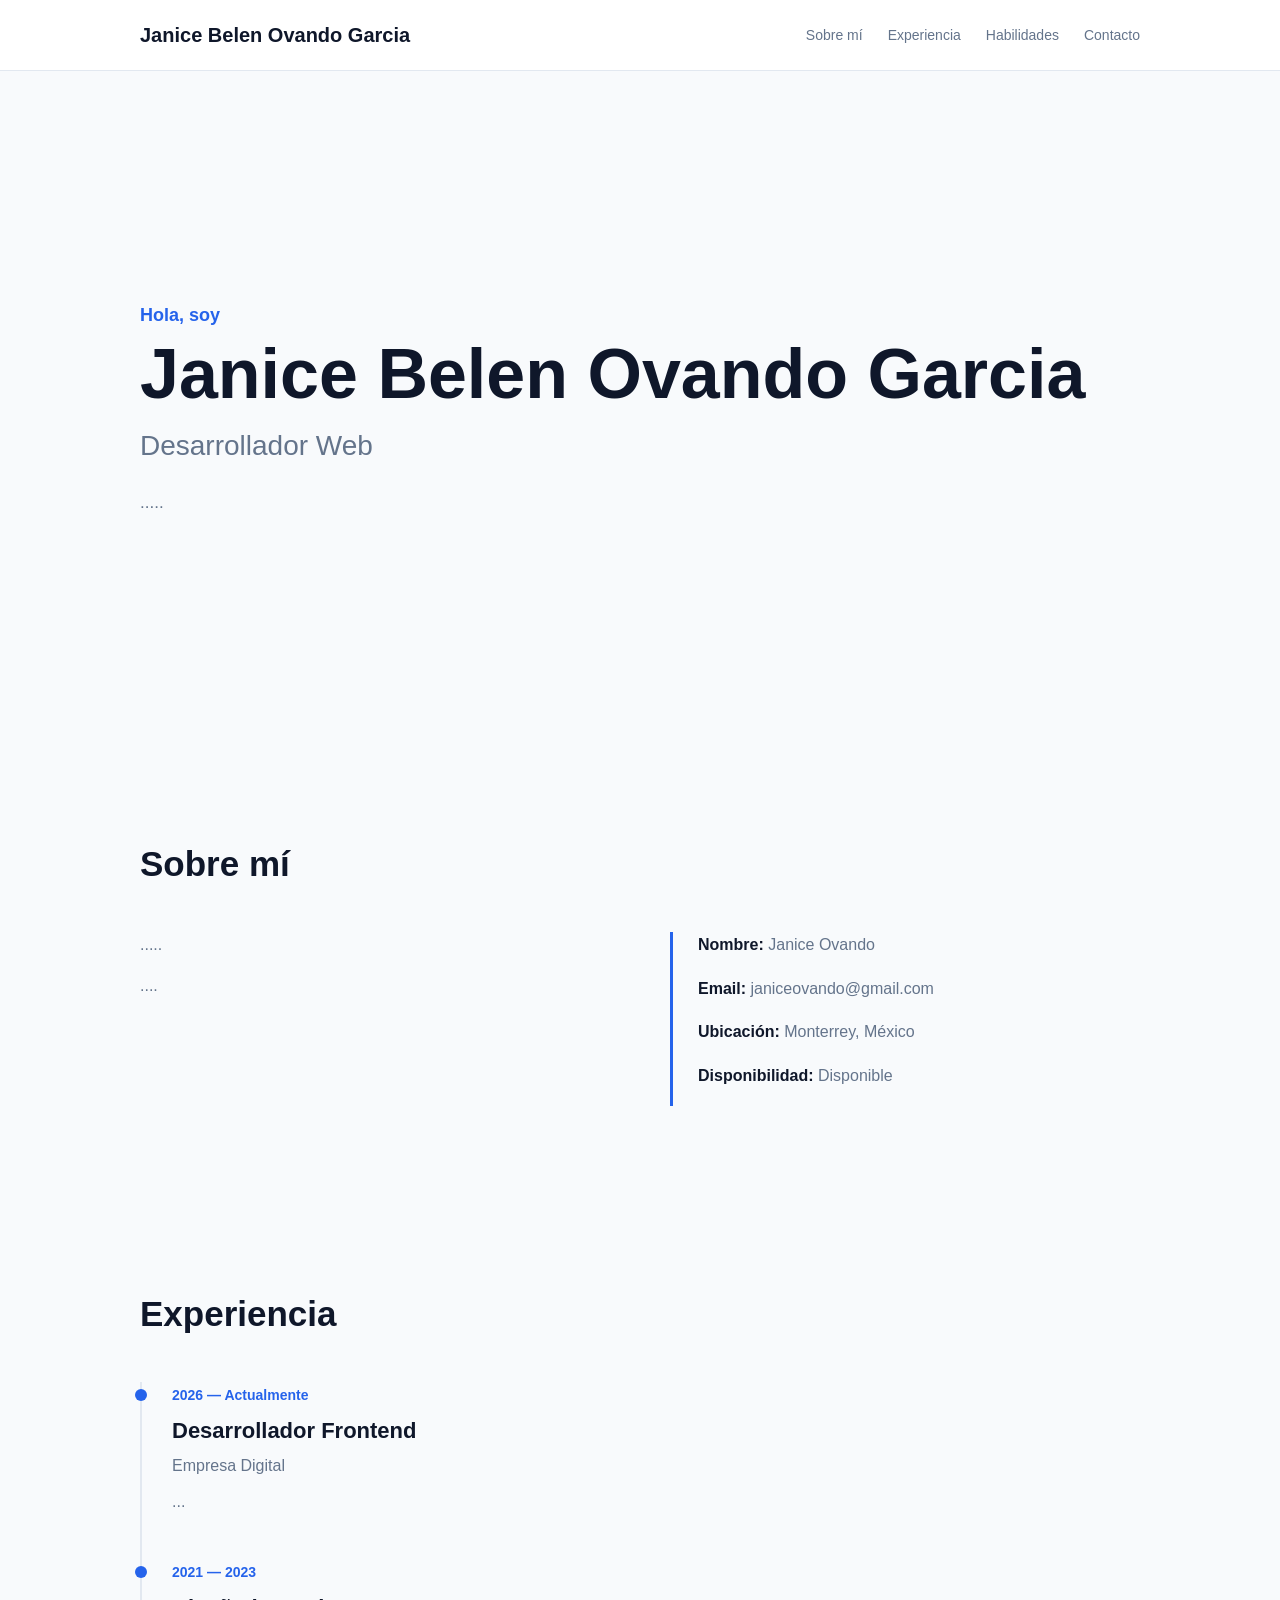
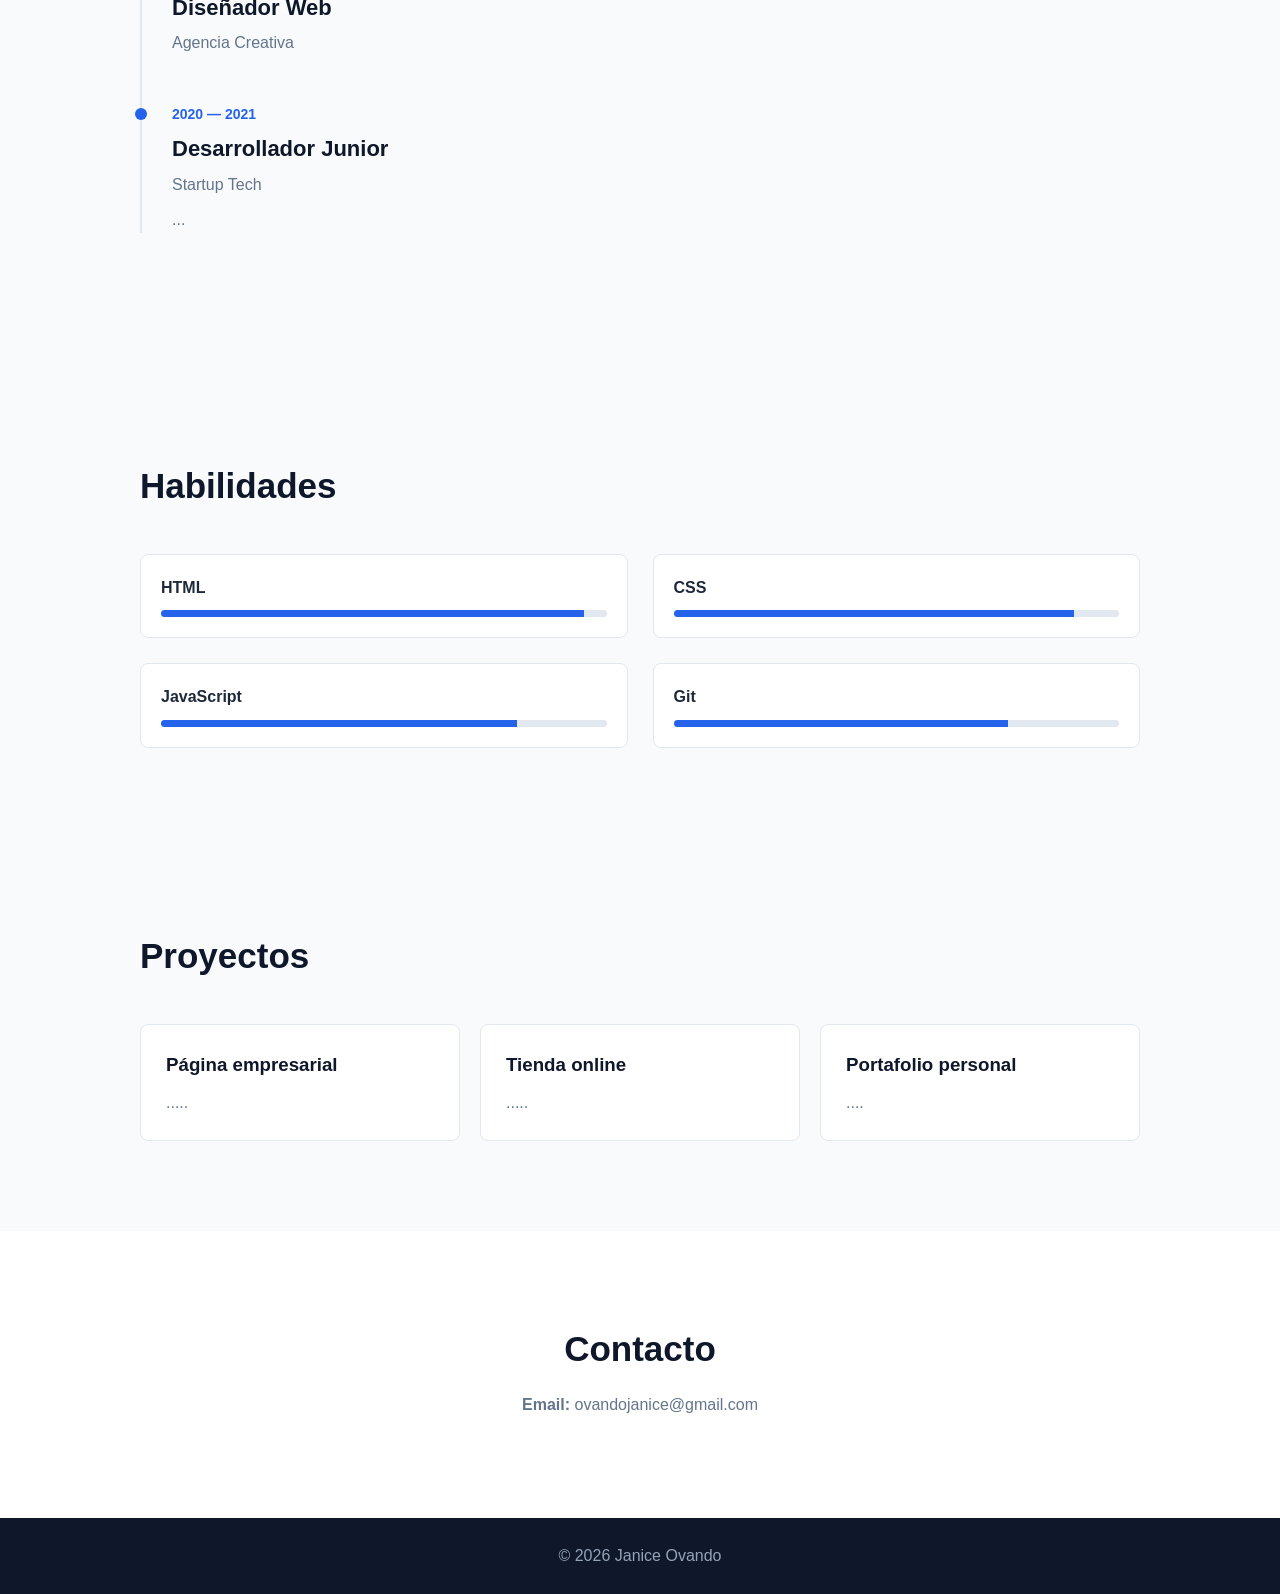
<file: mkdir cv/index.html>
<!DOCTYPE html>
<html lang="es">

<head>
  <meta charset="UTF-8">
  <meta name="viewport" content="width=device-width, initial-scale=1.0">

  <title>Mi Currículum</title>
  <link rel="stylesheet" href="style.css">
</head>

<body>
  <header>
    <div class="container header-content">

      <div class="logo">
       Janice Belen Ovando Garcia
      </div>

      <nav>
        <a href="#sobre-mi">Sobre mí</a>
        <a href="#experiencia">Experiencia</a>
        <a href="#habilidades">Habilidades</a>
        <a href="#contacto">Contacto</a>
      </nav>

    </div>
  </header>

  <section class="hero">
    <div class="container">
      <p class="hello">
        Hola, soy
      </p>

      <h1>
       Janice Belen Ovando Garcia
      </h1>

      <h2>
        Desarrollador Web
      </h2>

      <p class="description">
       .....
      </p>
    </div>
  </section>


  
  <section id="sobre-mi">
    <div class="container">
      <h2 class="section-title">
        Sobre mí
      </h2>

      <div class="about">

        <div>
          <p>
          .....
          </p>

          <p>
            ....
          </p>
        </div>

        <div class="info">

          <p>
            <strong>Nombre:</strong>
            Janice Ovando
          </p>
          <p>
            <strong>Email:</strong>
            janiceovando@gmail.com
          </p>
          <p>
            <strong>Ubicación:</strong>
            Monterrey, México
          </p>

          <p>
            <strong>Disponibilidad:</strong>
            Disponible
          </p>
        </div>
      </div>
    </div>
  </section>


  <section id="experiencia">
    <div class="container">
      <h2 class="section-title">
        Experiencia
      </h2>


      <div class="experience">
        <article class="job">
          <span class="date">
            2026 — Actualmente
          </span>

          <h3>
            Desarrollador Frontend
          </h3>

          <h4>
            Empresa Digital
          </h4>
          <p>
           ...
          </p>
        </article>


        <article class="job">
          <span class="date">
            2021 — 2023
          </span>
          <h3>
            Diseñador Web
          </h3>
          <h4>
            Agencia Creativa
          </h4>
          <p>
    
          </p>
        </article>


        <article class="job">
          <span class="date">
            2020 — 2021
          </span>
          <h3>
            Desarrollador Junior
          </h3>
          <h4>
            Startup Tech
          </h4>
          <p>
           ...
          </p>
        </article>
      </div>
    </div>
  </section>

  <section id="habilidades">
    <div class="container">
      <h2 class="section-title">
        Habilidades
      </h2>


      <div class="skills">

        <div class="skill">
          <div class="skill-name">
            HTML
          </div>

          <div class="bar">
            <span class="html"></span>
          </div>
        </div>


        <div class="skill">
          <div class="skill-name">
            CSS
          </div>

          <div class="bar">
            <span class="css"></span>
          </div>
        </div>


        <div class="skill">
          <div class="skill-name">
            JavaScript
          </div>

          <div class="bar">
            <span class="javascript"></span>
          </div>
        </div>


        <div class="skill">
          <div class="skill-name">
            Git
          </div>

          <div class="bar">
            <span class="git"></span>
          </div>
        </div>
      </div>
    </div>
  </section>


  <section id="proyectos">
    <div class="container"> 
      <h2 class="section-title">
        Proyectos
      </h2>


      <div class="projects">
        <article class="project">
          <h3>
            Página empresarial
          </h3>

          
          <p>
           .....
          </p>

        </article>


        <article class="project">
          <h3>
            Tienda online
          </h3>

          <p>
       .....
          </p>

        </article>


        <article class="project">
          <h3>
            Portafolio personal
          </h3>

          <p>
           ....
          </p>

        </article>
      </div>
    </div>
  </section>


  <section id="contacto" class="contact">
    <div class="container">
      <h2 class="section-title">
        Contacto
      </h2>

      <p>
        <strong>Email:</strong>
       ovandojanice@gmail.com
      </p>
    </div>

  </section>
  <footer>
    <p>
      © 2026 Janice Ovando
    </p>
  </footer>

</body>
</html>
</file>
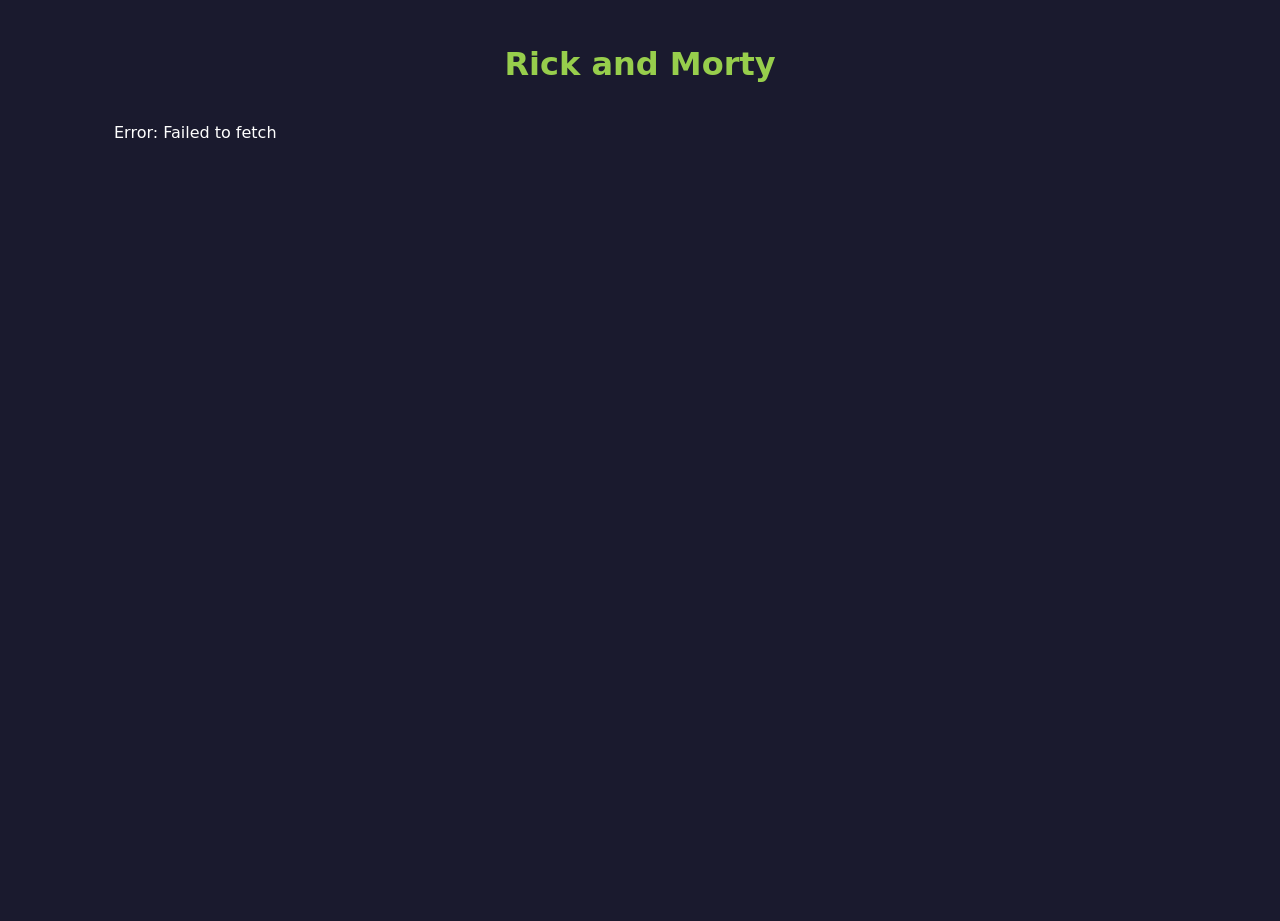
<file: mkdir practica_rickmorty/index.html>
<!DOCTYPE html>
<html lang="es">
<head>
  <meta charset="UTF-8" />
  <meta name="viewport" content="width=device-width, initial-scale=1.0" />
  <title>Rick and Morty</title>
  <link rel="stylesheet" href="style.css" />
</head>
<body>
  <h1>Rick and Morty</h1>
  <div id="grid" class="grid"></div>

  <script src="script.js"></script>
</body>
</html>
</file>
<file: mkdir cv/style.css>
* {
  margin: 0;
  padding: 0;
  box-sizing: border-box;
}

html {
  scroll-behavior: smooth;
}

body {
  font-family: Arial, sans-serif;
  background: #f8fafc;
  color: #1e293b;
  line-height: 1.6;
}

.container {
  width: 90%;
  max-width: 1000px;
  margin: auto;
}

header {
  background: white;
  border-bottom:
    1px solid #e2e8f0;

  position: sticky;
  top: 0;
  z-index: 10;
}

.header-content {
  min-height: 70px;
  display: flex;
  align-items: center;
  justify-content: space-between;
}

.logo {
  font-size: 20px;
  font-weight: bold;
  color: #0f172a;
}

nav {
  display: flex;
  gap: 25px;
}

nav a {
  color: #64748b;
  text-decoration: none;
  font-size: 14px;
}

nav a:hover {
  color: #2563eb;
}

.hero {
  min-height: 75vh;
  display: flex;
  align-items: center;
  background: white;
}

.hello {
  color: #2563eb;
  font-size: 18px;
  font-weight: bold;
  margin-bottom: 10px;
}

.hero h1 {
  font-size: 70px;
  line-height: 1;
  color: #0f172a;
  margin-bottom: 15px;
}

.hero h2 {
  font-size: 28px;
  color: #64748b;
  font-weight: normal;
  margin-bottom: 20px;
}

.description {
  max-width: 600px;
  color: #64748b;
  font-size: 17px;
}



section {
  padding: 90px 0;
}

section:nth-child(even) {
  background: #f8fafc;
}

.section-title {
  font-size: 35px;
  color: #0f172a;
  margin-bottom: 40px;
}


.about {
  display: grid;
  grid-template-columns:
    1fr 1fr;
  gap: 60px;
}

.about p {
  color: #64748b;
  margin-bottom: 15px;
}

.info {
  border-left:
    3px solid #2563eb;

  padding-left: 25px;
}

.info p {
  margin-bottom: 18px;
}

.info strong {
  color: #0f172a;
}


.experience {
  border-left:
    2px solid #e2e8f0;
  padding-left: 30px;
}

.job {
  margin-bottom: 45px;
  position: relative;
}

.job::before {
  content: "";
  width: 12px;
  height: 12px;
  background: #2563eb;
  border-radius: 50%;
  position: absolute;
  left: -37px;
  top: 7px;
}

.date {
  color: #2563eb;
  font-size: 14px;
  font-weight: bold;
}

.job h3 {
  font-size: 22px;
  color: #0f172a;
  margin: 5px 0;
}

.job h4 {
  color: #64748b;
  font-weight: normal;
  margin-bottom: 10px;
}

.job p {
  color: #64748b;
  max-width: 700px;
}

/*habilidades*/

.skills {
  display: grid;
  grid-template-columns:
    1fr 1fr;
  gap: 25px;
}

.skill {
  background: white;
  padding: 20px;

  border:
    1px solid #e2e8f0;
  border-radius: 8px;
}

.skill-name {
  font-weight: bold;
  margin-bottom: 10px;
}

.bar {
  height: 7px;
  background: #e2e8f0;
  border-radius: 10px; 
  overflow: hidden;
}

.bar span {
  display: block;
  height: 100%;
  background: #2563eb;
}

.html {
  width: 95%;
}

.css {
  width: 90%;
}

.javascript {
  width: 80%;
}

.git {
  width: 75%;
}

.projects {
  display: grid;
  grid-template-columns:
    repeat(3, 1fr);
  gap: 20px;
}

.project {
  background: white;
  padding: 25px;
  border:
    1px solid #e2e8f0;
  border-radius: 8px;
  transition: .3s;
}

.project:hover {
  transform: translateY(-5px);
  border-color: #2563eb;
}

.project h3 {
  color: #0f172a;
  margin-bottom: 10px;
}

.project p {
  color: #64748b;
}

.contact {
  text-align: center;
  background: white !important;
}
.contact .section-title {
  margin-bottom: 15px;
}
.contact p {
  color: #64748b;
  margin-bottom: 10px;
}
footer {
  padding: 25px;
  text-align: center;
  background: #0f172a;
  color: #94a3b8;
}
@media (max-width: 700px) {
  .header-content {
    flex-direction: column;
    gap: 15px;
    padding: 15px 0;
  }
  nav {
    gap: 15px;
    flex-wrap: wrap;
    justify-content: center;
  }
  .hero {
    min-height: 70vh;
  }
  .hero h1 {
    font-size: 50px;
  }
  .hero h2 {
    font-size: 22px;
  }
  .about {
    grid-template-columns: 1fr;
  }
  .skills {
    grid-template-columns: 1fr;
  }
  .projects {
    grid-template-columns: 1fr;
  }

}
</file>
<file: mkdir practica_rickmorty/style.css>
* {
  box-sizing: border-box;
}

body {
  margin: 0;
  font-family: system-ui, sans-serif;
  background-color: #1a1a2e;
  min-height: 100vh;
}

h1 {
  color: #97ce4c;
  text-align: center;
  font-size: 32px;
  padding: 24px 0 0 0;
}

.grid {
  display: grid;
  grid-template-columns: repeat(auto-fill, minmax(220px, 1fr));
  gap: 20px;
  max-width: 1100px;
  margin: 24px auto;
  padding: 0 24px;
}

.card {
  background-color: #263750;
  border-radius: 12px;
  overflow: hidden;
  text-align: center;
  box-shadow: 0 2px 8px rgba(0, 0, 0, 0.4);
}

.card img {
  width: 100%;
  aspect-ratio: 1 / 1;
  object-fit: cover;
  display: block;
}

.card h2 {
  color: white;
  font-size: 18px;
  margin: 12px 0 4px 0;
}

.card .status {
  font-size: 14px;
  font-weight: 600;
  margin: 0 0 4px 0;
}

.status.alive { color: #55cc44; }
.status.dead { color: #d63d2e; }
.status.unknown { color: #9e9e9e; }

.card .species {
  color: #cfcfcf;
  font-size: 14px;
  margin: 0 0 16px 0;
}
</file>
